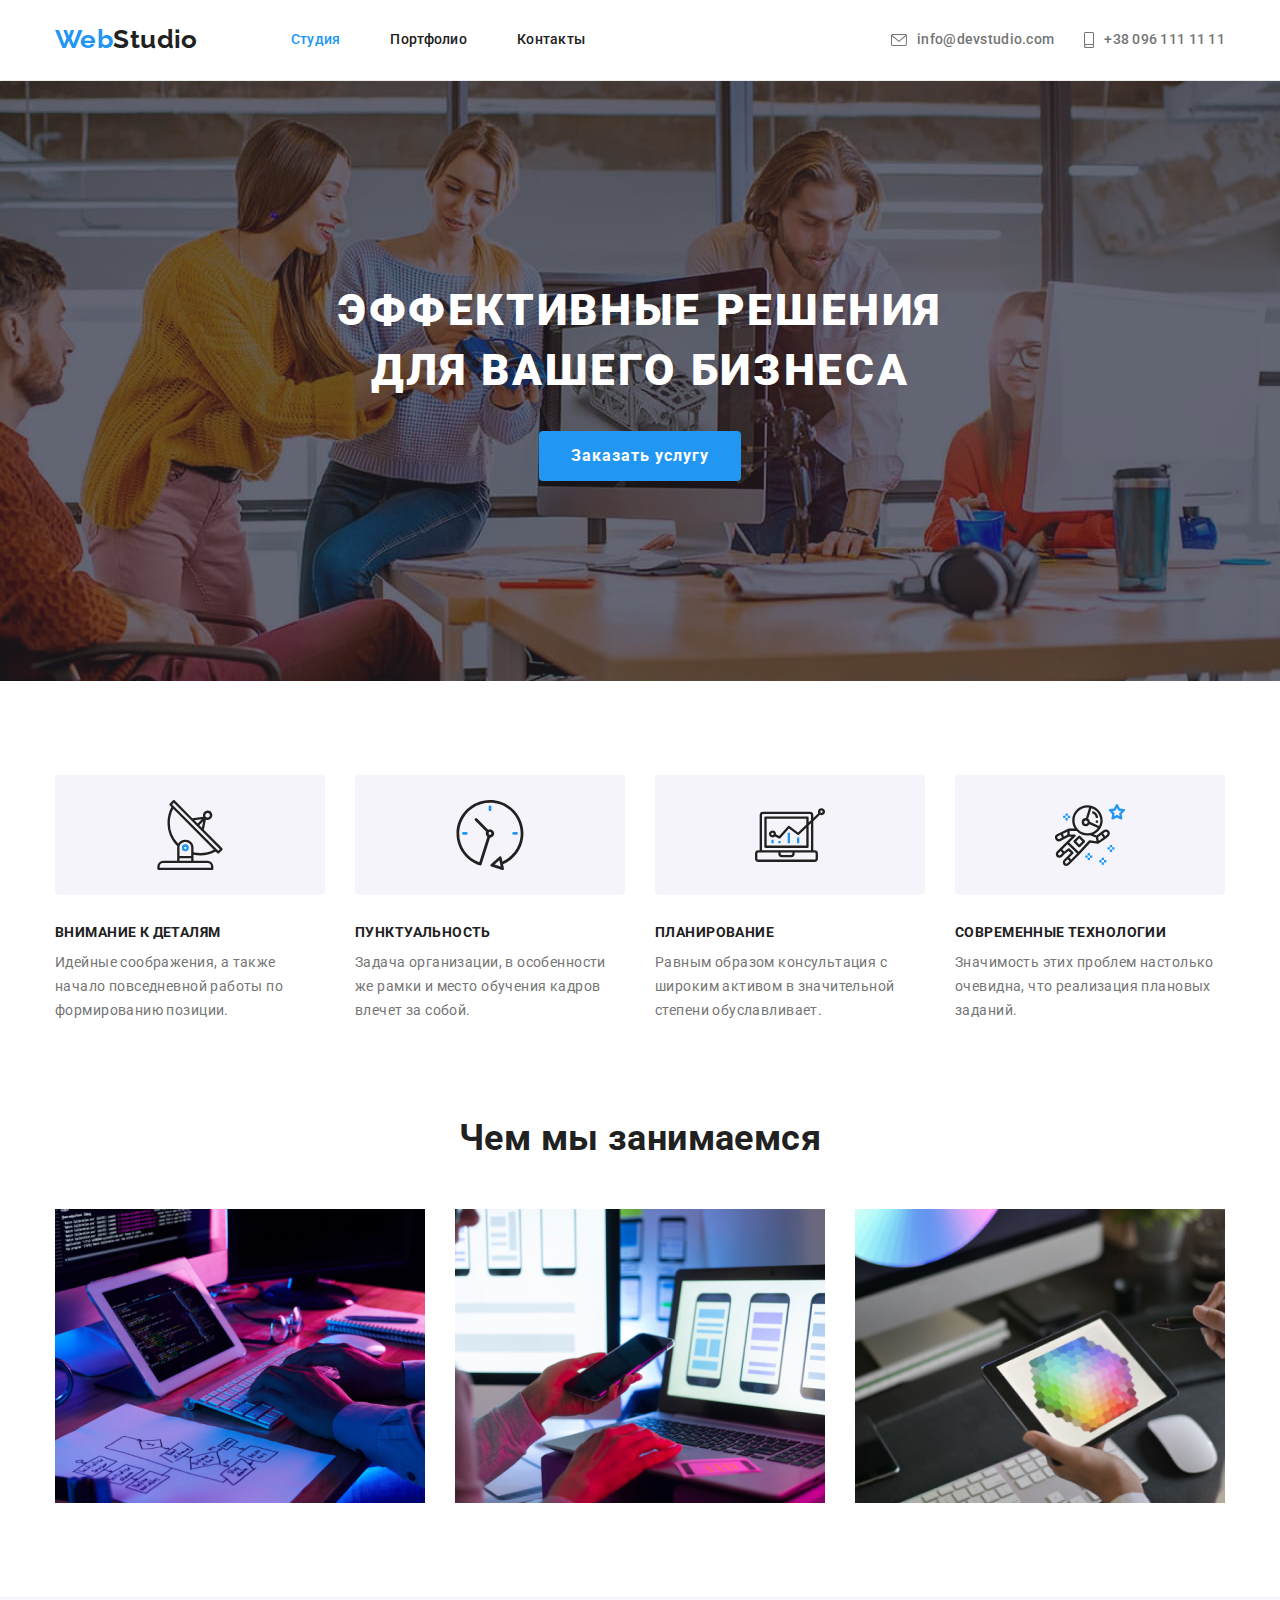
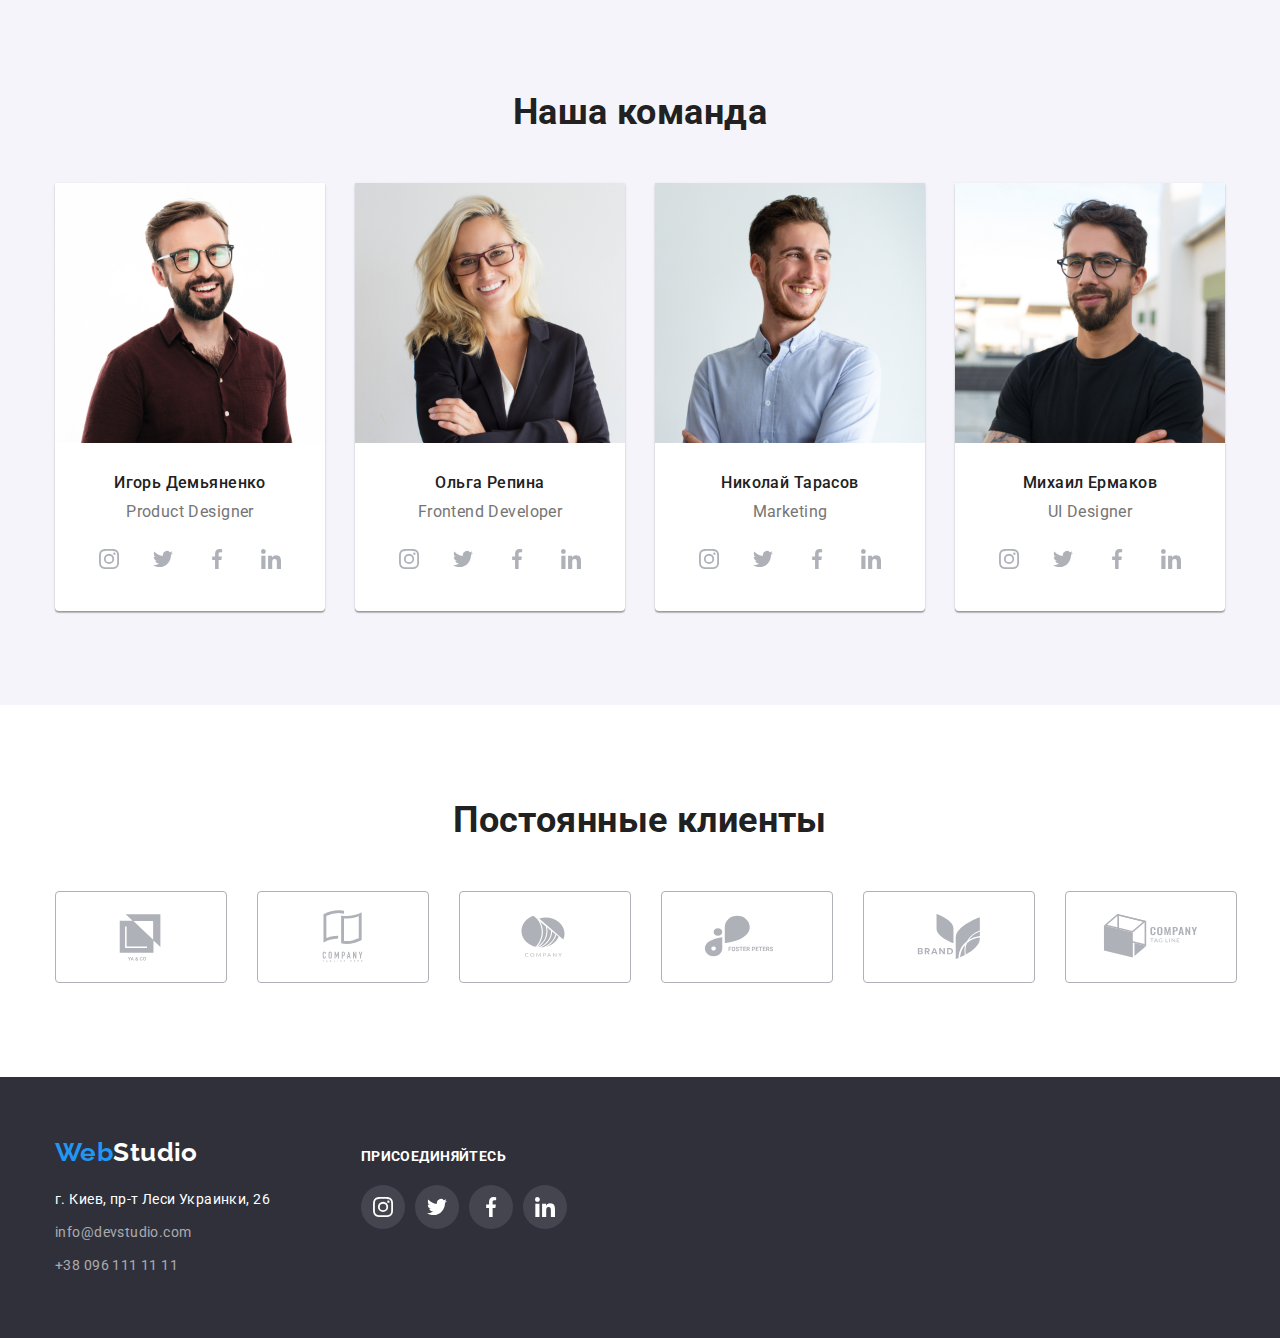
<file: index.html>
<!DOCTYPE html>
<html lang="ru">
<head>
    <meta charset="UTF-8">
    <meta http-equiv="X-UA-Compatible" content="IE=edge">
    <meta name="viewport" content="width=device-width, initial-scale=1.0">
    <title>Document</title>
    <link rel="stylesheet" href="https://cdnjs.cloudflare.com/ajax/libs/modern-normalize/1.1.0/modern-normalize.min.css" />
    <link href="https://fonts.googleapis.com/css2?family=Raleway:wght@700&family=Roboto:wght@400;500;700&display=swap" rel="stylesheet">
    <link rel="stylesheet" href="./css/styles.css" />
</head>
<body>
    <header class="header">
        <div class="container main-nav ">   
            <nav class="second-nav">
                <a href="./index.html" class="logo link" lang="en"><span class="logo-first-word">Web</span>Studio</a>
                <ul class = "site-nav list">
                    <li class="item"><a href="./index.html" class="nav link current">Студия</a></li>
                    <li class="item"><a href="./portfolio.html" class="nav link">Портфолио</a></li>
                    <li class="item"><a href="" class="nav link">Контакты</a></li>
                </ul>
            </nav>
            <ul class = "auth-nav list"> 
                <li class="item">
                    <a href="mailto:info@devstudio.com" class="auth link">
                    <svg class="icon" width="16" height="12">
                        <use href="./images/sprite.svg#icon-envelope"></use>
                    </svg>
                    info@devstudio.com
                </a>
            </li>
                <li class="item"><a href="tel:+380961111111" class="auth link">
                    <svg  class="icon" width="10" height="16">
                        <use href="./images/sprite.svg#icon-smartphone"></use>
                    </svg>
                    +38 096 111 11 11
                </a>
                </li>
            </ul> 
        </div>
    </header>

    <main>
<!-- Hero -->
    <section class = "hero">
        <div class="container">
            <h1 class = "hero-title">Эффективные решения для вашего бизнеса</h1>
            <button type ="button" class = "button main">Заказать услугу</button>
        </div>
    </section>

<!-- Наши преимущества -->
    <section class="seaction advantages">
       <div class="container"> 
           <h2 class="advantages-title">Наши преимущества</h2>
        <ul class="advantage-scroll list">
            <li class="item">
                <div class="icon">
                    <svg  width="70" height="70">
                        <use href="./images/sprite.svg#icon-antenna-1"></use>
                    </svg>
                </div>
                <h3 class="advantage">Внимание к деталям</h3>
                <p class="advantage-description">Идейные соображения, а также начало повседневной работы по формированию позиции.</p>
            </li>
            <li class="item">
                <div class="icon">
                    <svg  width="70" height="70">
                        <use href="./images/sprite.svg#icon-clock-1"></use>
                    </svg>
                </div>
               <h3 class="advantage">Пунктуальность</h3>
               <p class="advantage-description">Задача организации, в особенности же рамки и место обучения кадров влечет за собой.</p>
           </li>
           <li class="item">
            <div class="icon">
                <svg  width="70" height="70">
                    <use href="./images/sprite.svg#icon-diagram-1"></use>
                </svg>
            </div>
               <h3 class="advantage">Планирование</h3>
               <p class="advantage-description">Равным образом консультация с широким активом в значительной степени обуславливает.</p>
           </li>
           <li class="item">
            <div class="icon">
                <svg  width="70" height="70">
                    <use href="./images/sprite.svg#icon-astronaut-1"></use>
                </svg>
            </div>
               <h3 class="advantage">Современные технологии</h3>
               <p class="advantage-description">Значимость этих проблем настолько очевидна, что реализация плановых заданий.</p>
           </li>
        </ul>
    </div>
    </section>

<!-- Чем мы занимаемся -->
    <section class="seaction no-padding"> 
        <div class="container">
            <h2 class="seaction-title">Чем мы занимаемся </h2>
        <ul class ="deals list">
            <li class = "deal-list">
                <img
                src="./images/img_1.jpg"
                alt="programer-working-his-desk-office"
                width="370"
              />
            </li>

            <li class = "deal-list">
                <img
                src="./images/img_2.jpg"
                alt="web-ui-designers-are-developing-application-smartphones-team-creators-is-working-interface-mobile-phones"
                width="370"
              />
            </li>

            <li class = "deal-list">
                <img
                src="./images/img_3.jpg"
                alt="creative-artist-web-design-with-working-colour-selection-graphic-tablet"
                width="370"
              />
            </li>
        </ul>
        </div>
    </section>

<!-- Наша команда -->
    <section class="seaction team"> 
       <div class="container">
        <h2 class="seaction-title">Наша команда </h2>
        <ul class = "team list">
            <li class="team-member">
                <img
                src="./images/img_1_1.jpg"
                alt="Игорь Демьяненко"
                width="270"
                />
                <div class="description">
                    <h3 class="team-name">Игорь Демьяненко</h3>
                    <p class="team-position" lang="en">Product Designer</p>
                    <ul class="social list">
                        <li class="item">
                            <a href="..." class="link" aria-label="instagram">
                                <svg class="social-icon" width="20" height="20">
                                    <use href="./images/sprite.svg#icon-instagram-1"></use>
                                 </svg>
                             </a>
                        </li>
                        <li class="item">
                            <a href="..." class="link" aria-label="twitter">
                                <svg  width="20" height="20">
                                    <use href="./images/sprite.svg#icon-twitter-1"></use>
                                </svg>
                            </a>
                        </li>
                        <li class="item">
                            <a href="..." class="link" aria-label="facebook">
                                 <svg  width="20" height="20">
                                    <use href="./images/sprite.svg#icon-facebook-1"></use>
                                 </svg>
                            </a>
                        </li>
                        <li class="item">
                            <a href="..." class="link">
                                <svg  width="20" height="20" aria-label="linkedin">
                                    <use href="./images/sprite.svg#icon-linkedin-1"></use>
                                </svg>
                            </a>
                        </li>
                    </ul>
                </div>
            </li>

            <li class="team-member">
                <img
                src="./images/img_1_2.jpg"
                alt="Ольга Репина"
                width="270"
                />
               <div class="description">
                <h3 class="team-name">Ольга Репина</h3>
                <p class="team-position" lang="en">Frontend Developer</p>
                <ul class="social list">
                    <li class="item">
                        <a href="..." class="link" aria-label="instagram">
                            <svg class="social-icon" width="20" height="20">
                                <use href="./images/sprite.svg#icon-instagram-1"></use>
                             </svg>
                         </a>
                    </li>
                    <li class="item">
                        <a href="..." class="link" aria-label="twitter">
                            <svg  width="20" height="20">
                                <use href="./images/sprite.svg#icon-twitter-1"></use>
                            </svg>
                        </a>
                    </li>
                    <li class="item">
                        <a href="..." class="link" aria-label="facebook">
                             <svg  width="20" height="20">
                                <use href="./images/sprite.svg#icon-facebook-1"></use>
                             </svg>
                        </a>
                    </li>
                    <li class="item">
                        <a href="..." class="link">
                            <svg  width="20" height="20" aria-label="linkedin">
                                <use href="./images/sprite.svg#icon-linkedin-1"></use>
                            </svg>
                        </a>
                    </li>
                </ul>
               </div>
            </li>
            
            <li class="team-member">
                <img
                src="./images/img_1_3.jpg"
                alt="Николай Тарасов"
                width="270"
                />
                <div class="description">
                    <h3 class="team-name">Николай Тарасов</h3>
                    <p class="team-position" lang="en">Marketing</p>
                    <ul class="social list">
                        <li class="item">
                            <a href="..." class="link" aria-label="instagram">
                                <svg class="social-icon" width="20" height="20">
                                    <use href="./images/sprite.svg#icon-instagram-1"></use>
                                 </svg>
                             </a>
                        </li>
                        <li class="item">
                            <a href="..." class="link" aria-label="twitter">
                                <svg  width="20" height="20">
                                    <use href="./images/sprite.svg#icon-twitter-1"></use>
                                </svg>
                            </a>
                        </li>
                        <li class="item">
                            <a href="..." class="link" aria-label="facebook">
                                 <svg  width="20" height="20">
                                    <use href="./images/sprite.svg#icon-facebook-1"></use>
                                 </svg>
                            </a>
                        </li>
                        <li class="item">
                            <a href="..." class="link">
                                <svg  width="20" height="20" aria-label="linkedin">
                                    <use href="./images/sprite.svg#icon-linkedin-1"></use>
                                </svg>
                            </a>
                        </li>
                    </ul>
                </div>
            </li>

            <li class="team-member"> 
                <img
                src="./images/img_1_4.jpg"
                alt="Михаил Ермаков"
                width="270"
                />
                <div class="description">
                    <h3 class="team-name">Михаил Ермаков</h3>
                    <p class="team-position" lang="en">UI Designer</p>
                    <ul class="social list">
                        <li class="item">
                            <a href="..." class="link" aria-label="instagram">
                                <svg class="social-icon" width="20" height="20">
                                    <use href="./images/sprite.svg#icon-instagram-1"></use>
                                 </svg>
                             </a>
                        </li>
                        <li class="item">
                            <a href="..." class="link" aria-label="twitter">
                                <svg  width="20" height="20">
                                    <use href="./images/sprite.svg#icon-twitter-1"></use>
                                </svg>
                            </a>
                        </li>
                        <li class="item">
                            <a href="..." class="link" aria-label="facebook">
                                 <svg  width="20" height="20">
                                    <use href="./images/sprite.svg#icon-facebook-1"></use>
                                 </svg>
                            </a>
                        </li>
                        <li class="item">
                            <a href="..." class="link">
                                <svg  width="20" height="20" aria-label="linkedin">
                                    <use href="./images/sprite.svg#icon-linkedin-1"></use>
                                </svg>
                            </a>
                        </li>
                    </ul>
                </div>
            </li>
        </ul> 
       </div>
    </section>


    <!-- Клиенты -->
    <section class="seaction clients">
        <div class="container">
            <h2 class="seaction-title">Постоянные клиенты</h2>
            <ul class="clients-scroll list">
                <li class="item">
                    <a href="" class="client link" aria-label="company-logo">
                        <svg  width="106" height="60" >
                            <use href="./images/sprite.svg#icon-Logoone"></use>
                        </svg>
                    </a>
                </li>
                <li class="item">
                    <a href="" class="client link" aria-label="company-logo">
                        <svg  width="106" height="60">
                            <use href="./images/sprite.svg#icon-Logotwo"></use>
                        </svg>
                    </a>
                </li>
                <li class="item">
                    <a href="" class="client link" aria-label="company-logo">
                        <svg  width="106" height="60">
                            <use href="./images/sprite.svg#icon-Logothree"></use>
                        </svg>
                    </a>
                </li>
                <li class="item">
                    <a href="" class="client link" aria-label="company-logo">
                        <svg  width="106" height="60">
                            <use href="./images/sprite.svg#icon-Logofour"></use>
                        </svg>
                    </a>
                </li>
                <li class="item">
                    <a href="" class="client link" aria-label="company-logo">
                        <svg  width="106" height="60">
                            <use href="./images/sprite.svg#icon-Logofive"></use>
                        </svg>
                    </a>
                </li>
                <li class="item">
                    <a href="" class="client link" aria-label="company-logo">
                        <svg  width="106" height="60">
                            <use href="./images/sprite.svg#icon-Logosix"></use>
                        </svg>
                    </a>
                </li>
            </ul>
        </div>

    </section>

    </main>

    <footer class="footer">
        <div class="container">
       <div class="contacts-block">
        <a href="./index.html" class="logo link second" lang="en"><span class="logo-first-word">Web</span>Studio</a>
        <address class="address">
            <ul class="list">
            <li class="item"><a href="https://goo.gl/maps/BobkWGcbnfeBnBHJ8" target="_blank" class="adress-location link">г. Киев, пр-т Леси Украинки, 26</a></li>
            <li class="item"><a href="mailto:info@devstudio.com" class="adress-mail link">info@devstudio.com</a></li>
            <li class="item"><a href="tel:+380961111111" class="adress-tel link">+38 096 111 11 11</a></li>
            </ul>
        </address>
       </div>

         <div class="networks-block">
             <p class="join-title">Присоединяйтесь</p>
             <ul class="networks list">
                <li class="item">
                    <a href="..." class="link" aria-label="instagram">
                        <svg  width="20" height="20">
                            <use href="./images/sprite.svg#icon-instagram-1"></use>
                         </svg>
                     </a>
                </li>
                <li class="item">
                    <a href="..." class="link" aria-label="twitter">
                        <svg  width="20" height="20">
                            <use href="./images/sprite.svg#icon-twitter-1"></use>
                        </svg>
                    </a>
                </li>
                <li class="item">
                    <a href="..." class="link" aria-label="facebook">
                         <svg  width="20" height="20">
                            <use href="./images/sprite.svg#icon-facebook-1"></use>
                         </svg>
                    </a>
                </li>
                <li class="item">
                    <a href="..." class="link">
                        <svg  width="20" height="20" aria-label="linkedin">
                            <use href="./images/sprite.svg#icon-linkedin-1"></use>
                        </svg>
                    </a>
                </li>
            </ul>
         </div>
        </div>
    </footer>
</body>
</html>
</file>
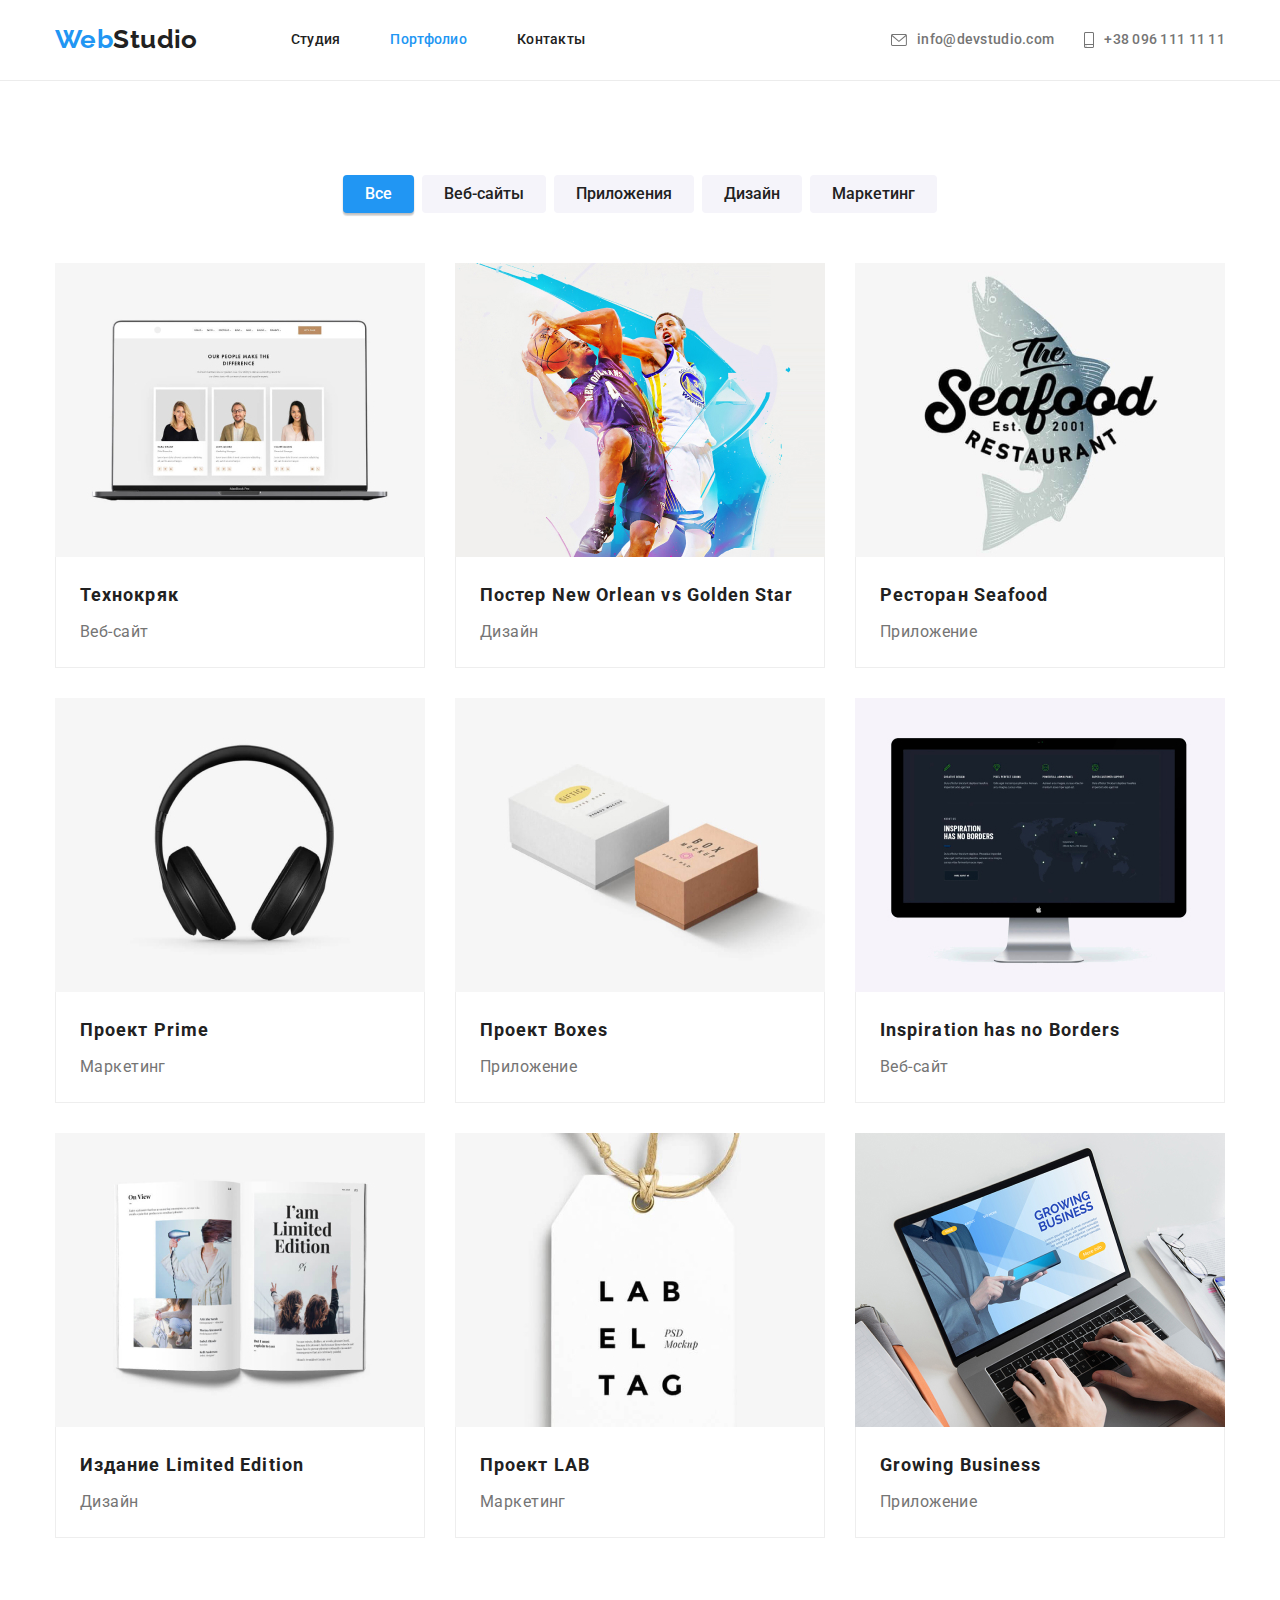
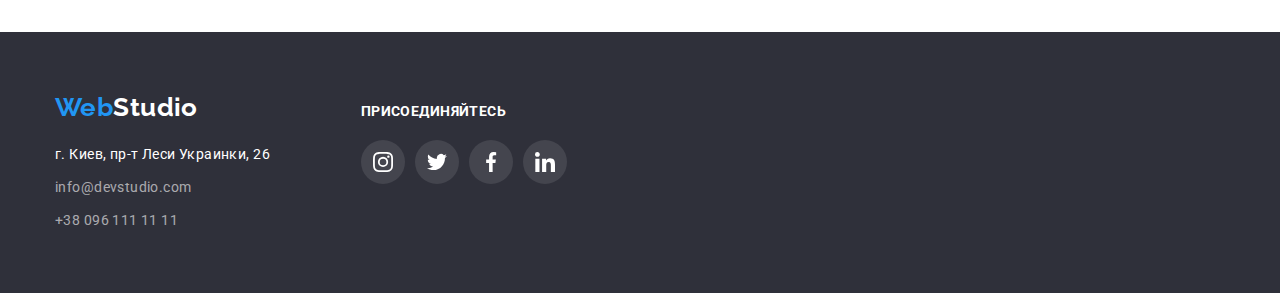
<file: portfolio.html>
<!DOCTYPE html>
<html lang="ru">
<head>
    <meta charset="UTF-8">
    <meta http-equiv="X-UA-Compatible" content="IE=edge">
    <meta name="viewport" content="width=device-width, initial-scale=1.0">
    <title>Document</title>
    <link rel="stylesheet" href="https://cdnjs.cloudflare.com/ajax/libs/modern-normalize/1.1.0/modern-normalize.min.css" />
    <link href="https://fonts.googleapis.com/css2?family=Raleway:wght@700&family=Roboto:wght@400;500;700&display=swap" rel="stylesheet">
    <link rel="stylesheet" href="./css/styles.css" />
</head>
<body>
    <header class="header">
        <div class="container main-nav ">   
            <nav class="second-nav">
                <a href="./index.html" class="logo link" lang="en"><span class="logo-first-word">Web</span>Studio</a>
                <ul class = "site-nav list">
                    <li class="item"><a href="./index.html" class="nav link">Студия</a></li>
                    <li class="item"><a href="./portfolio.html" class="nav link current">Портфолио</a></li>
                    <li class="item"><a href="" class="nav link">Контакты</a></li>
                </ul>
            </nav>
            <ul class = "auth-nav list"> 
                <li class="item">
                    <a href="mailto:info@devstudio.com" class="auth link">
                    <svg class="icon" width="16" height="12">
                        <use href="./images/sprite.svg#icon-envelope"></use>
                    </svg>
                    info@devstudio.com
                </a>
            </li>
                <li class="item"><a href="tel:+380961111111" class="auth link">
                    <svg  class="icon" width="10" height="16">
                        <use href="./images/sprite.svg#icon-smartphone"></use>
                    </svg>
                    +38 096 111 11 11
                </a>
                </li>
            </ul> 
        </div>
    </header>

    <main>
        <section class="seaction"> 
            <div class="container">
                <h1 class="examples-title">Примеры работ</h1>
            <ul class="filters list">
                <li class="item"><button type="button" class="button filter current">Все</button></li>
                <li class="item"><button type="button" class="button filter">Веб-сайты</button></li>
                <li class="item"><button type="button" class="button filter">Приложения</button></li>
                <li class="item"><button type="button" class="button filter">Дизайн</button></li>
                <li class="item"><button type="button" class="button filter">Маркетинг</button></li>
            </ul>
            <ul class="examples list">
                 <li class="example">
                   <a href="" class="example-link link">
                    <img
                    src="./images/img2_1.jpg"
                    alt="Ноутбук-с-открытым-сайтом"
                    width="370"
                    />
                   <div class="description">
                    <h2 class="example-name">Технокряк</h2>
                    <p class="example-class">Веб-сайт</p>
                   </div>
                   </a>
                </li>
                <li class="example">
                    <a href="" class="example-link link">
                        <img
                    src="./images/img2_2.jpg"
                    alt="Басскетболист-ставит-блок-другому-игроку"
                    width="370"
                    />
                    <div class="description">
                        <h2 class="example-name"> Постер <span lang="en">New Orlean vs Golden Star</span></h2>
                        <p class="example-class">Дизайн</p>
                    </div>
                    </a>
                </li>
                <li class="example">
                    <a href="" class="example-link link">
                        <img
                    src="./images/img2_3.jpg"
                    alt="Лого-Seafood-на-фоне-рыбы"
                    width="370"
                    />
                    <div class="description">
                        <h2 class="example-name"> Ресторан <span lang="en">Seafood</span></h2>
                        <p class="example-class">Приложение</p>
                    </div>
                    </a>
                </li>
                <li class="example">
                    <a href="" class="example-link link">
                        <img
                    src="./images/img2_4.jpg"
                    alt="черные-наушники"
                    width="370"
                    />
                    <div class="description">
                        <h2 class="example-name"> Проект <span lang="en">Prime</span></h2>
                        <p class="example-class">Маркетинг</p>
                    </div>
                    </a>
                </li>
                <li class="example">
                   <a href="" class="example-link link">
                    <img
                    src="./images/img2_5.jpg"
                    alt="белая-и-коричневая-коробка"
                    width="370"
                    />
                    <div class="description">
                        <h2 class="example-name">Проект <span lang="en">Boxes</span></h2>
                        <p class="example-class">Приложение</p>
                    </div>
                   </a>
                </li>
                <li class="example">
                   <a href="" class="example-link link">
                    <img
                    src="./images/img2_6.jpg"
                    alt="монитор-с-картой-мира"
                    width="370"
                    />
                   <div class="description">
                    <h2 class="example-name" lang="en">Inspiration has no Borders</h2>
                    <p class="example-class">Веб-сайт</p>
                   </div>
                   </a>
                </li>
                <li class="example">
                    <a href="" class="example-link link">
                        <img
                    src="./images/img2_7.jpg"
                    alt="разворот-журнала-с-девушками-на-картинке"
                    width="370"
                    />
                   <div class="description">
                    <h2 class="example-name">Издание <span lang="en">Limited Edition</span></h2>
                    <p class="example-class">Дизайн</p>
                   </div>
                    </a>
                </li>
                <li class="example">
                    <a href="" class="example-link link">
                        <img
                    src="./images/img2_8.jpg"
                    alt="бирка-с-надписью-label-tag"
                    width="370"
                    />
                    <div class="description">
                        <h2 class="example-name">Проект <span lang="en">LAB</span></h2>
                        <p class="example-class">Маркетинг</p>
                    </div>
                    </a>
                </li>
                <li class="example">
                    <a href="" class="example-link link">
                        <img
                    src="./images/img2_9.jpg"
                    alt="человек-работает-за-наутбуком"
                    width="370"
                    />
                   <div class="description">
                    <h2 class="example-name" lang="en">Growing Business</h2>
                    <p class="example-class">Приложение</p>
                   </div>
                    </a>
                </li>
            </ul>
            </div>
        </section>
    </main>

    <footer class="footer">
        <div class="container">
       <div class="contacts-block">
        <a href="./index.html" class="logo link second" lang="en"><span class="logo-first-word">Web</span>Studio</a>
        <address class="address">
            <ul class="list">
            <li class="item"><a href="https://goo.gl/maps/BobkWGcbnfeBnBHJ8" target="_blank" class="adress-location link">г. Киев, пр-т Леси Украинки, 26</a></li>
            <li class="item"><a href="mailto:info@devstudio.com" class="adress-mail link">info@devstudio.com</a></li>
            <li class="item"><a href="tel:+380961111111" class="adress-tel link">+38 096 111 11 11</a></li>
            </ul>
        </address>
       </div>

         <div class="networks-block">
             <h2 class="join-title">Присоединяйтесь</h2>
             <ul class="networks list">
                <li class="item">
                    <a href="..." class="link" aria-label="instagram">
                        <svg  width="20" height="20">
                            <use href="./images/sprite.svg#icon-instagram-1"></use>
                         </svg>
                     </a>
                </li>
                <li class="item">
                    <a href="..." class="link" aria-label="twitter">
                        <svg  width="20" height="20">
                            <use href="./images/sprite.svg#icon-twitter-1"></use>
                        </svg>
                    </a>
                </li>
                <li class="item">
                    <a href="..." class="link" aria-label="facebook">
                         <svg  width="20" height="20">
                            <use href="./images/sprite.svg#icon-facebook-1"></use>
                         </svg>
                    </a>
                </li>
                <li class="item">
                    <a href="..." class="link">
                        <svg  width="20" height="20" aria-label="linkedin">
                            <use href="./images/sprite.svg#icon-linkedin-1"></use>
                        </svg>
                    </a>
                </li>
            </ul>
         </div>
        </div>
    </footer>
</body>
</html>
</file>
<file: css/styles.css>
html {
    box-sizing: border-box;
}
*,
*::before,
*::after {
    box-sizing: inherit;
}
:root {
    --main-color: #212121;
    --additional-color:#757575;
    --accent-color : #2196F3;
    --white-color: #FFFFFF;
    --background-color: #2F303A;
    --background-additionalcolor: #F5F4FA;
    --address-color:rgba(255, 255, 255, 0.6);
    --icon-color: #AFB1B8;
    --background-social-color:rgba(255, 255, 255, 0.1);
    --portfolio-text-color: rgba(117, 117, 117, 1);
}


h1,h2,h3,h4,h5,h6 {
    margin: 0;
}
img {
    display:block;
    max-width: 100%;
    height:auto;
}
body {
    color: var(--additional-color);
    background-color: var(--white-color);
    font-family: Roboto, sans-serif;
    letter-spacing: 0.03em;
    font-size: 14px;
}
.container {
    width: 1200px;
    margin-left: auto;
    margin-right: auto;
    padding-left: 15px;
    padding-right: 15px;
}
.link {
    text-decoration: none;
}
.list {
    list-style: none;
    padding: 0;
    margin: 0;
}
.seaction{
    padding-top: 94px;
    padding-bottom: 94px;
}
.seaction.no-padding {
    padding-top: 0;
}
.seaction-title {
    color: var(--main-color);
    font-weight: 700;
    font-size: 36px;
    line-height: 1.17;
    text-align: center;
    margin-bottom: 50px;
}
.button {
    cursor: pointer;
    font-family: Roboto, sans-serif;
    border-radius: 4px;
    border:0;
    padding: 6px 22px;
    min-height: 38px;
}

/* header */
.header {
    display:flex;
    border-bottom: 1px solid #ECECEC;
}


.site-nav .item:not(:last-child) {
    margin-right: 50px;
}
.auth-nav {
    margin-left: auto;
}

.auth-nav .item:not(:last-child) {
    margin-right: 30px;
}
.main-nav,
.second-nav,
.site-nav,
.auth-nav {
    display:flex;
    align-items: center;
}


.logo {
    font-family: Raleway;
    font-weight: 700;
    font-size: 26px;
    line-height: 1.2;
    
    margin-right: 93px;

}
.header .logo {
    padding-top: 24px;
    padding-bottom: 24px;
}
.logo,
.nav.link {
    color: var(--main-color);
}
.auth.link {
    color: var(--additional-color);
}

.logo-first-word {
    color: var(--accent-color);
}


.auth.link,
.nav.link {
    font-weight: 500;
    line-height: 1.14;
    letter-spacing: 0.02em;

    display: block;
    padding-top: 32px;
    padding-bottom: 32px;
}

.auth-nav .icon {
    margin-right: 10px;
    fill: currentColor;
}

.nav.link.current,
.nav.link:focus,
.nav.link:hover,
.auth.link:focus,
.auth.link:hover {
    color: var(--accent-color);
}

.auth.link {
    display: flex;
    align-items: center;
}

/* Hero */
.hero {
    background-color: var(--background-color);
    text-align: center;
    
    margin-left: auto;
    margin-right: auto;
    padding-top: 200px;
    padding-bottom: 200px;


    background-image: linear-gradient(
        to right,
        rgba(47, 48, 58, 0.4),
        rgba(47, 48, 58, 0.4)
    ),
    url('../images/herologo.jpg');
    background-repeat: no-repeat;
    background-position: center;
    background-size: cover;
    max-width: 1600px;
    
}
.hero .container {
    width: 696px;

}
.hero-title {
    color: var(--white-color);
    letter-spacing: 0.06em;
    font-weight: 900;
    font-size: 44px;
    line-height: 1.36;
    text-align: center;
    text-transform: uppercase;
    margin-bottom: 30px;
}
.button.main {
    color: var(--white-color);
    background-color: var(--accent-color);
    font-weight: 700;
    font-size: 16px;
    line-height: 1.88;
    align-items: center;
    text-align: center;
    letter-spacing: 0.06em;
    padding: 10px 32px;
}

/* Advantages*/
.advantages-title {
    position: absolute;
    width: 1px;
    height: 1px;
    margin: -1px;
    border: 0;
    padding: 0;
    white-space: nowrap;
    clip-path: inset(100%);
    clip: rect(0 0 0 0);
    overflow: hidden;
}
.advantage {
    color: var(--main-color);
    font-weight: 700;
    font-size: 14px;
    line-height: 1.14;
    text-transform: uppercase;
    margin-bottom: 10px;
}
.advantage-description {
    line-height: 1.71;
    margin-top: 0;
    margin-bottom: 0;
}
.advantage-scroll {
    display:flex;
    padding-left: 0;
}
.advantage-scroll .item {
    width: 270px;
    margin-right: 30px;
}
.advantage-scroll .item:last-child{
    margin-right: 0;
}

.advantage-scroll .icon {
    width: 270px;
    height: 120px;
    border-radius: 4px;
    background: var(--background-additionalcolor);

    display: flex;
    align-items: center;
    justify-content: center;
    margin-bottom: 30px;
}



/* Чем мы занимаемся */
.deals {
    display: flex;
}
.deal-list:not(:last-child) {
    margin-right: 30px;
}

/* Наша команда  */
.team {
    background-color: var(--background-additionalcolor);
    display: flex;
}
.team-member {
    background-color: var(--white-color);
    box-shadow: 0px 1px 3px rgba(0, 0, 0, 0.12), 
    0px 1px 1px rgba(0, 0, 0, 0.14), 
    0px 2px 1px rgba(0, 0, 0, 0.2);
    border-radius: 0px 0px 4px 4px;
}
.team-member:not(:last-child) {
    margin-right: 30px;
}
.team-member .description {
    padding-top: 30px;
    padding-bottom: 30px;
}
.team-name {
    color: var(--main-color);
    font-weight: 500;
    font-size: 16px;
    line-height: 1.19;
    text-align: center;
    margin-bottom: 10px;

}

.team-position {
    font-size: 16px;
    line-height: 1.19;
    text-align: center;
    margin-top: 0;
    margin-bottom: 16px;
}

.social,
.social .link {
    display: flex;
    justify-content: center;
    align-items: center;
}
.social .link {
    width: 44px;
    height: 44px;
    border-radius: 50%;
    fill: var(--icon-color);
}
.social .item:not(:last-child) {
    margin-right: 10px;
}
.social .link:hover,
.social .link:focus {
    background-color: var(--accent-color);
    fill:var(--white-color);
}

/* Клиенты */
.clients-scroll {
    display: flex;
}

.clients-scroll .item:not(:last-child) {
    margin-right: 30px;
}

.client {
    display: inline-flex;
    align-items: center;
    justify-content: center;

    width: 172px;
    height: 92px;
    border: 1px solid var(--icon-color);
    border-radius: 4px;

    fill: var(--icon-color);
}

.client:hover,
.client:focus {
    fill: var(--accent-color);
    border-color: var(--accent-color);
}
/* Footer */
.footer {
    background-color: var(--background-color);
    padding-top: 60px;
    padding-bottom: 60px;
}
.footer .container {
    display: flex;
    align-items: baseline;
}
.logo.second {
    display: inline-block;
    margin-bottom: 20px;
    color: var(--white-color);
}


.adress-location {
    color: var(--white-color);
    font-style: normal;
    line-height: 1.71;
}

.adress-mail,
.adress-tel {
    display: inline-block;
    color: var(--address-color);
    font-style: normal;
    line-height: 1.71;
}
.address .item:not(:last-child) {
    margin-bottom: 9px;
}
.adress-location:hover,
.adress-location:focus,
.adress-mail:hover,
.adress-mail:focus,
.adress-tel:hover,
.adress-tel:focus {
    color: var(--accent-color);
}

.networks {
    display: flex;
    align-items: center;
}
.join-title {
    font-weight: 700;
    font-size: 14px;
    line-height: 1.14;
    letter-spacing: 0.03em;
    text-transform: uppercase;
    color: var(--white-color);

    margin-top: 0;
    margin-bottom: 20px;
}
.contacts-block {
    margin-right: 70px;
}
.networks .link {
    display: flex;
    justify-content: center;
    align-items: center;
    width: 44px;
    height: 44px;
    border-radius: 50%;

    background-color: var(--background-social-color);
    fill: var(--white-color);
}
.networks .item:not(:last-child) {
    margin-right: 10px;
}

.networks .link:hover,
.networks .link:focus {
    background-color: var(--accent-color);
}



/* Portfolio */

/* buttons */
.filters {
    display: flex;
    margin-bottom: 50px;
    justify-content: center;
}
.filter {
    display: inline-block;
    color: var(--main-color);
    background-color: var(--background-additionalcolor);
    font-weight: 500;
    font-size: 16px;
    line-height: 1.625;
}

.filter:hover,
.filter:focus,
.filter.current {
    color: var(--white-color);
    background-color: var(--accent-color);
    box-shadow: 0px 3px 1px rgba(0, 0, 0, 0.1), 
    0px 1px 2px rgba(0, 0, 0, 0.08), 
    0px 2px 2px rgba(0, 0, 0, 0.12);
}
.filters .item:not(:last-child) {
    margin-right: 8px;
}
.examples {
    display: flex;
    flex-wrap: wrap;
}
.example {
    display: block;
    flex-wrap: wrap;
    margin-right: 30px;
    margin-bottom: 30px;

}

.example-link {
    display: block;
    text-decoration: none;
}
.example-link:hover,
.example-link:focus {
    box-shadow: 0px 1px 1px rgba(0, 0, 0, 0.12), 
    0px 4px 4px rgba(184, 75, 75, 0.06), 
    1px 4px 6px rgba(0, 0, 0, 0.16);
}

.example:nth-child(3n+3){
    margin-right: 0;
}
.example:nth-last-child(-n+3) {
    margin-bottom: 0;
}
.examples-title {
    position: absolute;
    width: 1px;
    height: 1px;
    margin: -1px;
    border: 0;
    padding: 0;
    white-space: nowrap;
    clip-path: inset(100%);
    clip: rect(0 0 0 0);
    overflow: hidden;
}
.example-name {
    color: var(--main-color);
    letter-spacing: 0.06em;
    font-weight: 700;
    font-size: 18px;
    line-height: 2;

    margin-bottom: 4px;
}
.example-class {
    font-size: 16px;
    line-height: 1.88;
    color: var(--portfolio-text-color);
    
    margin-top: 0;
    margin-bottom: 0;
}
.example .description {
    padding-top: 20px;
    padding-bottom: 20px;
    padding-left: 24px;
    padding-right: 24px;
    border-left:  1px solid #EEEEEE;;
    border-bottom:  1px solid #EEEEEE;;
    border-right:  1px solid #EEEEEE;;
}
</file>
